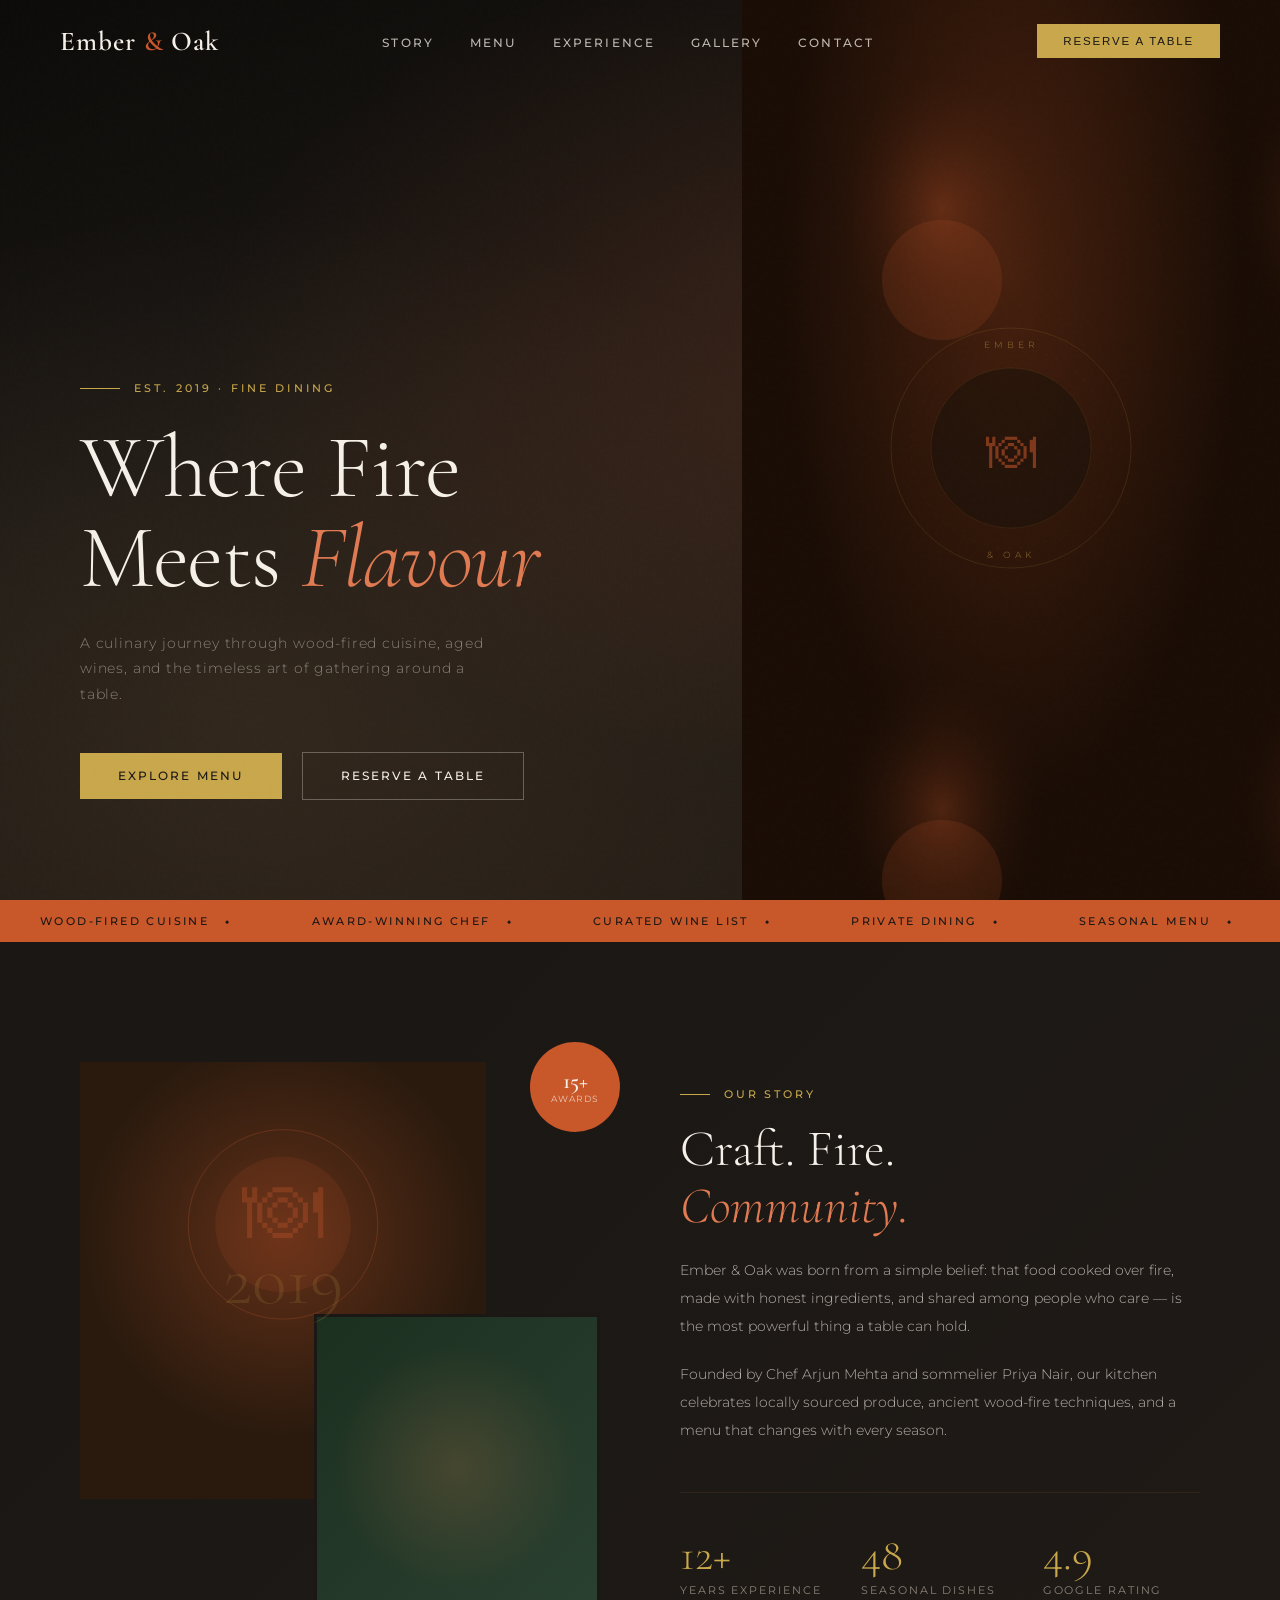
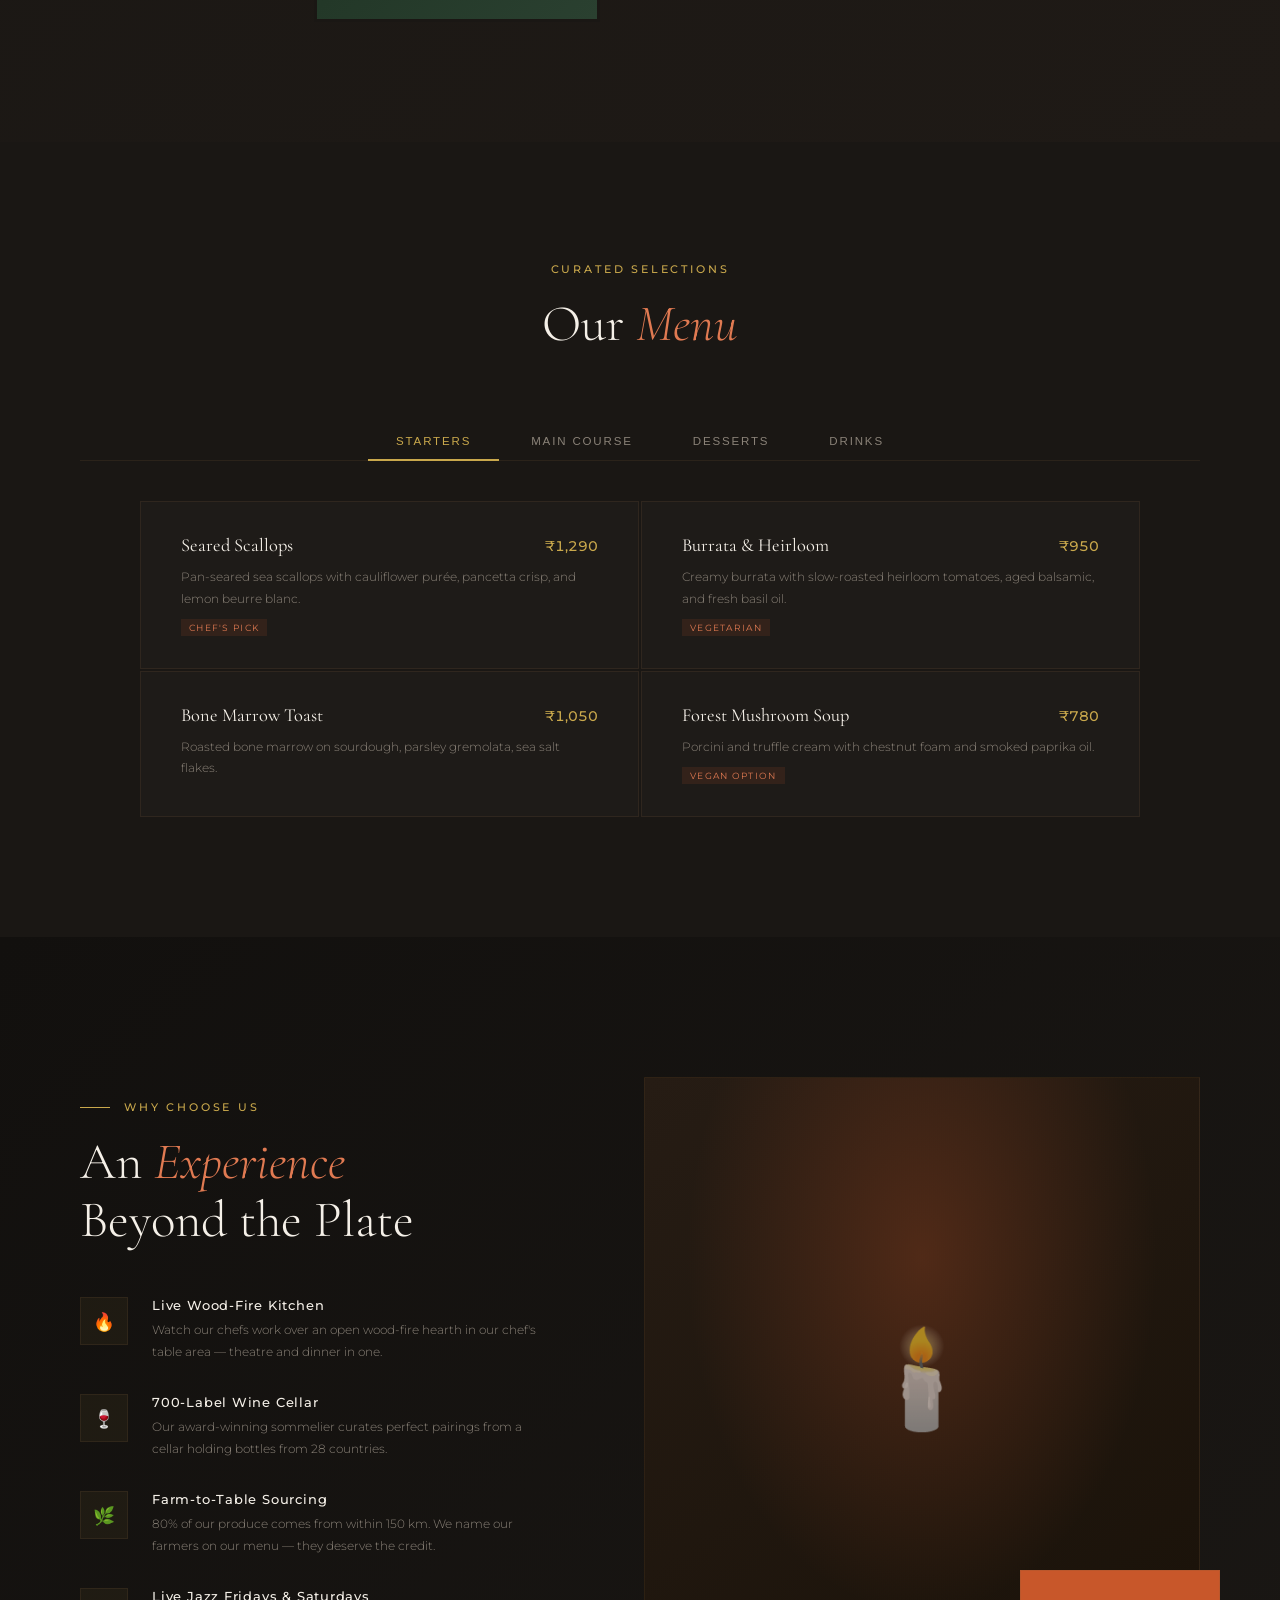
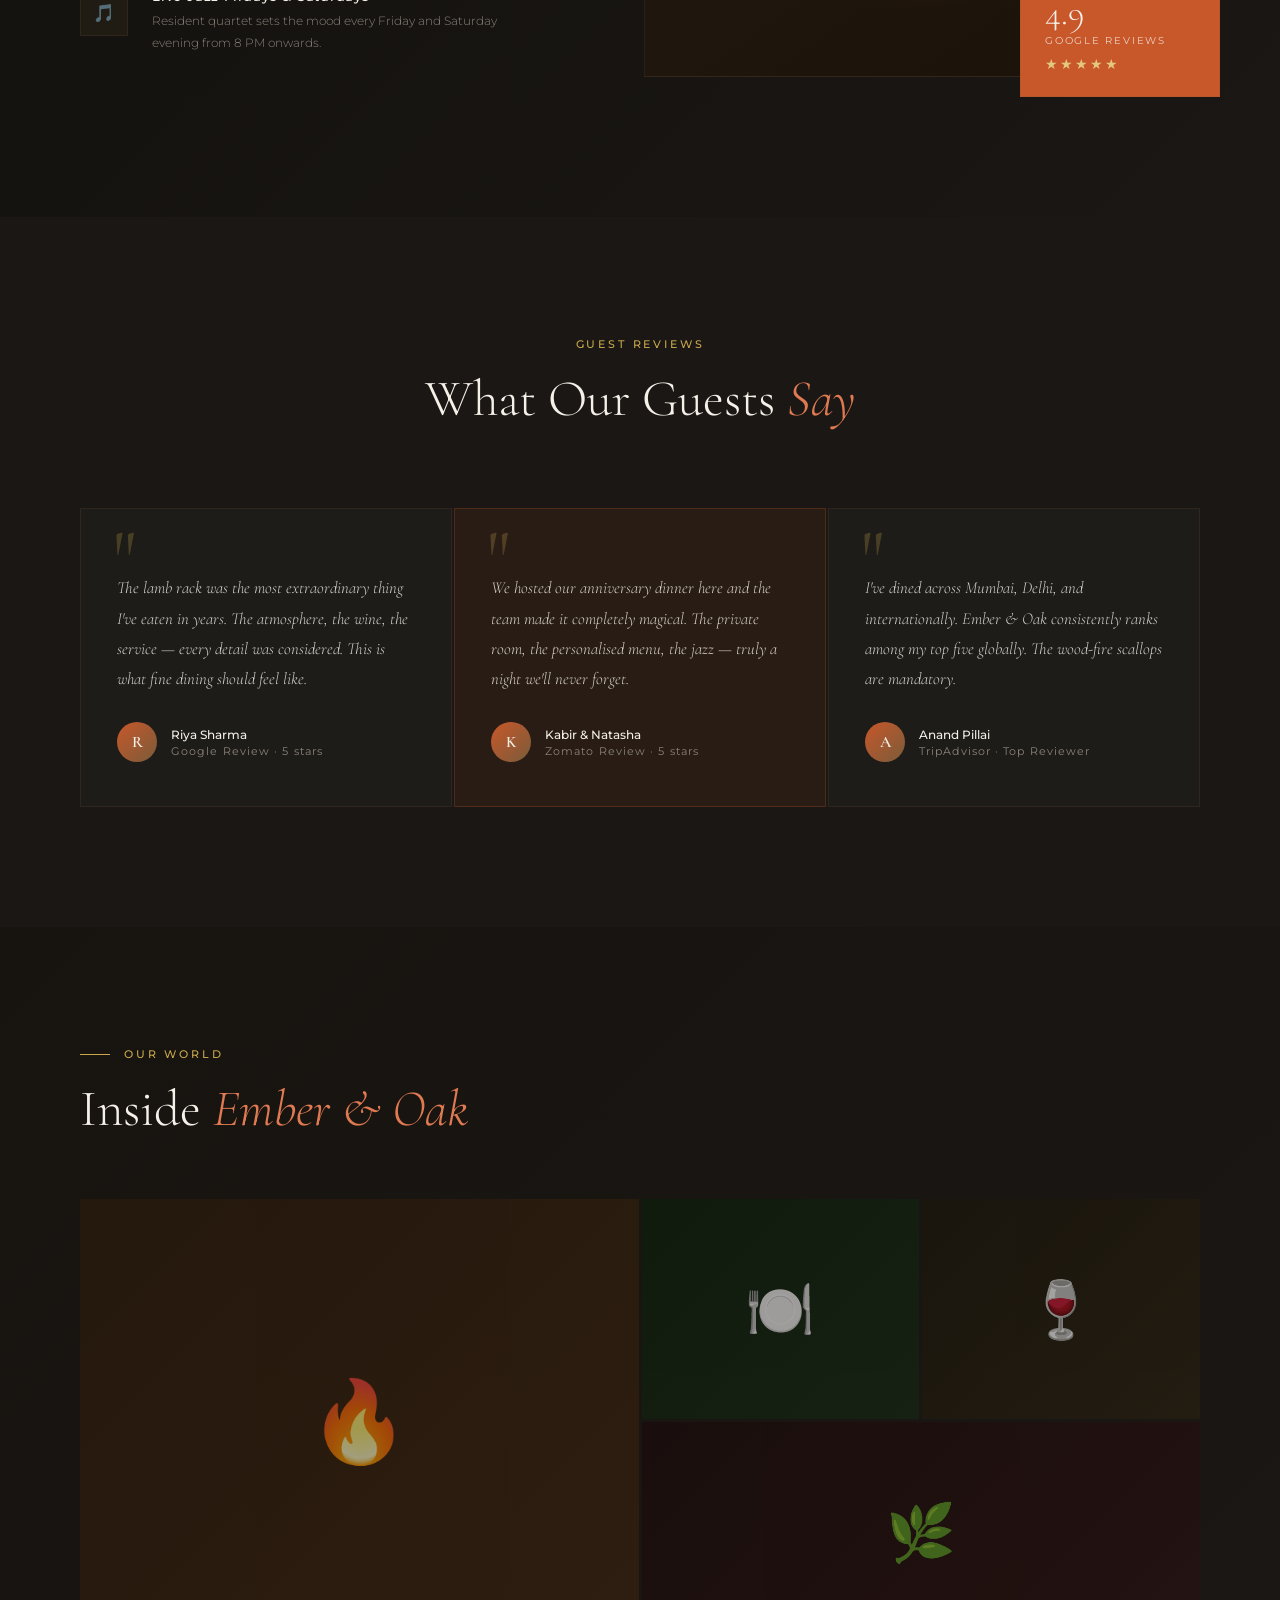
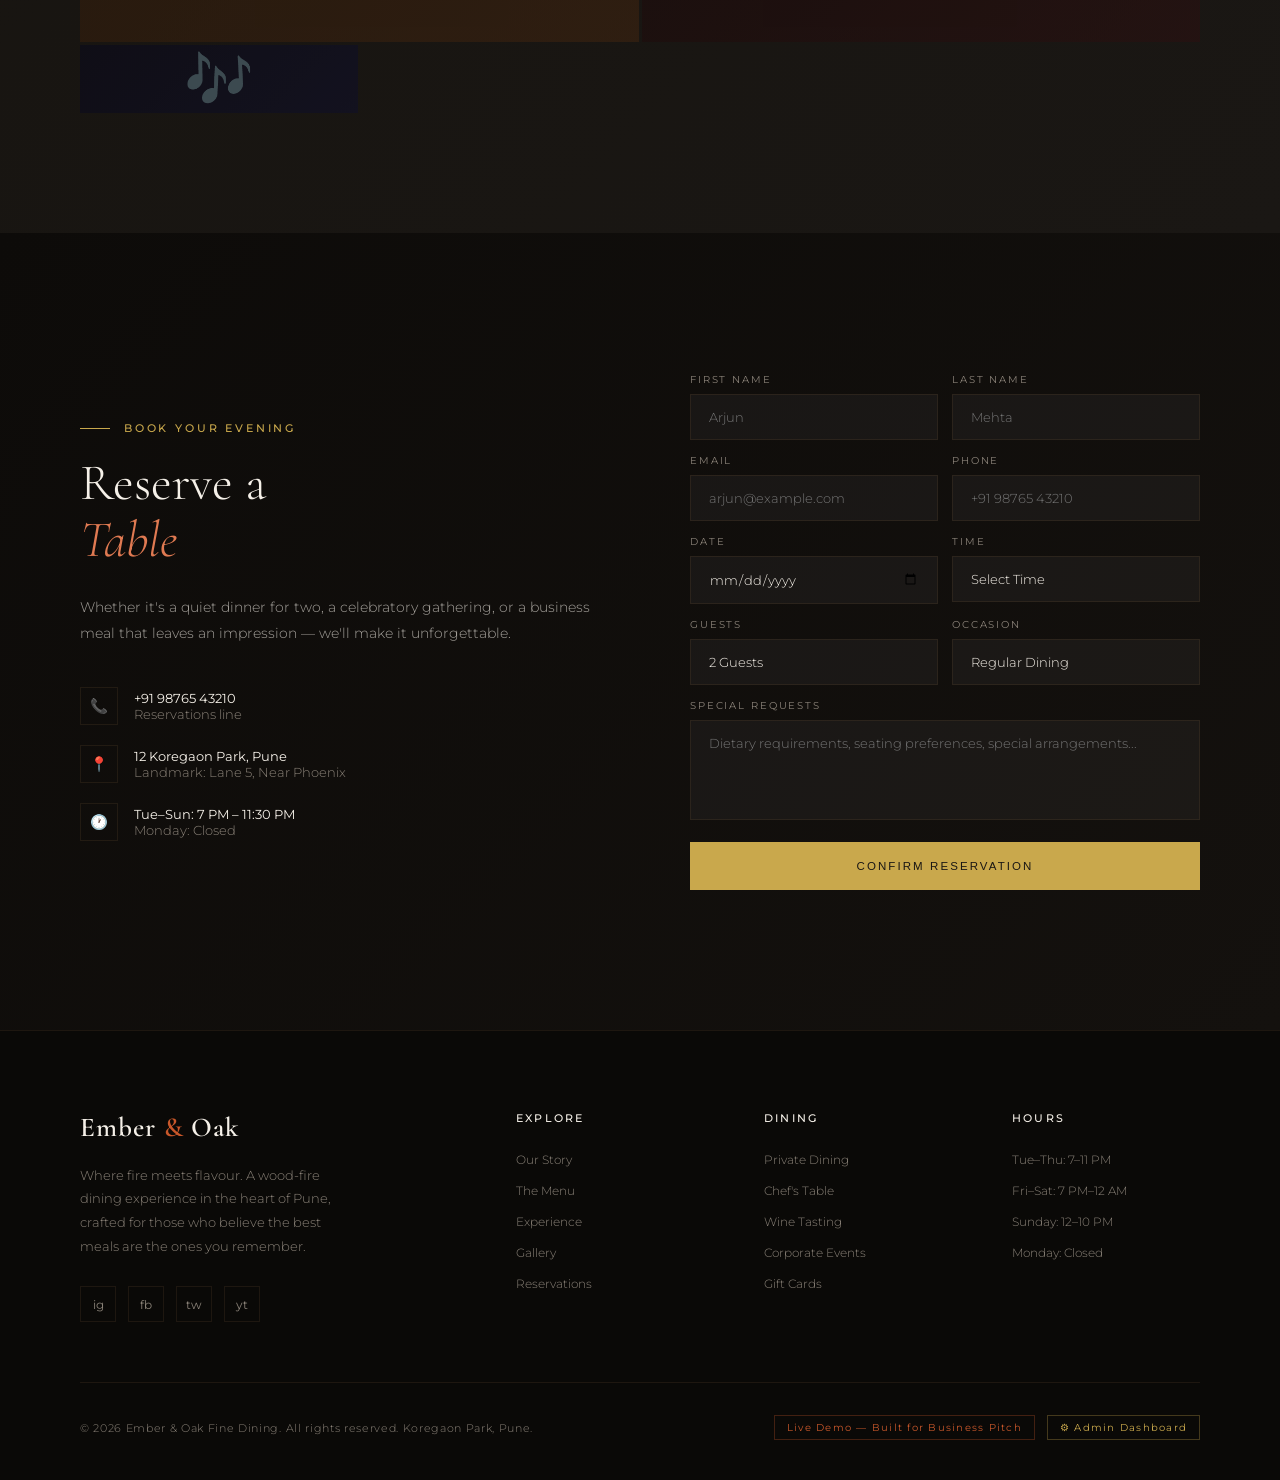
<file: MainFolder/index.html>
<!DOCTYPE html>
<html lang="en">
<head>
<meta charset="UTF-8">
<meta name="viewport" content="width=device-width, initial-scale=1.0">
<title>Ember & Oak — Fine Dining Restaurant</title>
<link rel="preconnect" href="https://fonts.googleapis.com">
<link href="https://fonts.googleapis.com/css2?family=Cormorant+Garamond:ital,wght@0,300;0,400;0,600;1,300;1,400&family=Montserrat:wght@300;400;500;600&display=swap" rel="stylesheet">
</head>
<link rel="stylesheet" href="style.css">
<body>


<!-- Navigation -->
<nav id="navbar">
  <a href="#" class="nav-logo">Ember <span>&</span> Oak</a>
  <ul class="nav-links">
    <li><a href="#about">Story</a></li>
    <li><a href="#menu">Menu</a></li>
    <li><a href="#experience">Experience</a></li>
    <li><a href="#gallery">Gallery</a></li>
    <li><a href="#reserve">Contact</a></li>
  </ul>
  <button class="nav-cta" onclick="document.getElementById('reserve').scrollIntoView({behavior:'smooth'})">Reserve a Table</button>
  <div class="hamburger" id="hamburger">
    <span></span><span></span><span></span>
  </div>
</nav>

<!-- Hero -->
<section class="hero" id="home">
  <div class="hero-bg"></div>
  <div class="particles" id="particles"></div>
  <div class="hero-content">
    <div class="hero-eyebrow">Est. 2019 · Fine Dining</div>
    <h1 class="hero-title">Where Fire<br>Meets <em>Flavour</em></h1>
    <p class="hero-subtitle">A culinary journey through wood-fired cuisine, aged wines, and the timeless art of gathering around a table.</p>
    <div class="hero-actions">
      <a href="#menu" class="btn-primary">Explore Menu</a>
      <a href="#reserve" class="btn-ghost">Reserve a Table</a>
    </div>
  </div>
  <div class="hero-image-panel">
    <div class="plate-illustration">
      <svg class="plate-svg" viewBox="0 0 260 260" xmlns="http://www.w3.org/2000/svg">
        <circle cx="130" cy="130" r="120" fill="none" stroke="rgba(201,168,76,0.15)" stroke-width="1"/>
        <circle cx="130" cy="130" r="100" fill="none" stroke="rgba(201,168,76,0.1)" stroke-width="0.5" stroke-dasharray="4 8"/>
        <circle cx="130" cy="130" r="80" fill="rgba(26,18,10,0.6)" stroke="rgba(201,168,76,0.2)" stroke-width="0.5"/>
        <text x="130" y="150" font-size="50" text-anchor="middle" fill="rgba(200,87,42,0.6)">🍽</text>
        <text x="130" y="30" font-size="9" font-family="Montserrat,sans-serif" fill="rgba(201,168,76,0.5)" text-anchor="middle" letter-spacing="4">EMBER</text>
        <text x="130" y="240" font-size="9" font-family="Montserrat,sans-serif" fill="rgba(201,168,76,0.5)" text-anchor="middle" letter-spacing="4">& OAK</text>
      </svg>
    </div>
  </div>
  <div class="hero-scroll">
    <div class="scroll-line"></div>
    <span>Scroll</span>
  </div>
</section>

<!-- Marquee -->
<div class="marquee-wrap">
  <div class="marquee-track">
    <span class="marquee-item">Wood-Fired Cuisine</span>
    <span class="marquee-item">Award-Winning Chef</span>
    <span class="marquee-item">Curated Wine List</span>
    <span class="marquee-item">Private Dining</span>
    <span class="marquee-item">Seasonal Menu</span>
    <span class="marquee-item">Open Tuesday–Sunday</span>
    <span class="marquee-item">Wood-Fired Cuisine</span>
    <span class="marquee-item">Award-Winning Chef</span>
    <span class="marquee-item">Curated Wine List</span>
    <span class="marquee-item">Private Dining</span>
    <span class="marquee-item">Seasonal Menu</span>
    <span class="marquee-item">Open Tuesday–Sunday</span>
  </div>
</div>

<!-- About -->
<section class="about" id="about">
  <div class="about-visual reveal">
    <div class="about-main-img">
      <div class="about-year">2019</div>
    </div>
    <div class="about-accent-img"></div>
    <div class="about-badge"><span>15+</span><span>Awards</span></div>
  </div>
  <div class="about-text">
    <div class="section-eyebrow reveal">Our Story</div>
    <h2 class="section-title reveal reveal-delay-1">Craft. Fire.<br><em>Community.</em></h2>
    <p class="reveal reveal-delay-2">Ember & Oak was born from a simple belief: that food cooked over fire, made with honest ingredients, and shared among people who care — is the most powerful thing a table can hold.</p>
    <p class="reveal reveal-delay-3">Founded by Chef Arjun Mehta and sommelier Priya Nair, our kitchen celebrates locally sourced produce, ancient wood-fire techniques, and a menu that changes with every season.</p>
    <div class="about-stats reveal">
      <div class="stat-item">
        <div class="stat-num">12+</div>
        <div class="stat-label">Years Experience</div>
      </div>
      <div class="stat-item">
        <div class="stat-num">48</div>
        <div class="stat-label">Seasonal Dishes</div>
      </div>
      <div class="stat-item">
        <div class="stat-num">4.9</div>
        <div class="stat-label">Google Rating</div>
      </div>
    </div>
  </div>
</section>

<!-- Menu -->
<section class="menu-section" id="menu">
  <div class="menu-header">
    <div class="section-eyebrow reveal">Curated Selections</div>
    <h2 class="section-title reveal reveal-delay-1">Our <em>Menu</em></h2>
  </div>
  <div class="menu-tabs reveal">
    <button class="menu-tab active" data-tab="starters">Starters</button>
    <button class="menu-tab" data-tab="mains">Main Course</button>
    <button class="menu-tab" data-tab="desserts">Desserts</button>
    <button class="menu-tab" data-tab="drinks">Drinks</button>
  </div>

  <div class="menu-grid">
    <!-- STARTERS -->
    <div class="menu-panel active" data-panel="starters">
      <div class="menu-item"><div class="menu-item-header"><span class="menu-item-name">Seared Scallops</span><span class="menu-item-price">₹1,290</span></div><p class="menu-item-desc">Pan-seared sea scallops with cauliflower purée, pancetta crisp, and lemon beurre blanc.</p><span class="menu-item-tag">Chef's Pick</span></div>
      <div class="menu-item"><div class="menu-item-header"><span class="menu-item-name">Burrata & Heirloom</span><span class="menu-item-price">₹950</span></div><p class="menu-item-desc">Creamy burrata with slow-roasted heirloom tomatoes, aged balsamic, and fresh basil oil.</p><span class="menu-item-tag">Vegetarian</span></div>
      <div class="menu-item"><div class="menu-item-header"><span class="menu-item-name">Bone Marrow Toast</span><span class="menu-item-price">₹1,050</span></div><p class="menu-item-desc">Roasted bone marrow on sourdough, parsley gremolata, sea salt flakes.</p></div>
      <div class="menu-item"><div class="menu-item-header"><span class="menu-item-name">Forest Mushroom Soup</span><span class="menu-item-price">₹780</span></div><p class="menu-item-desc">Porcini and truffle cream with chestnut foam and smoked paprika oil.</p><span class="menu-item-tag">Vegan Option</span></div>
    </div>
    <!-- MAINS -->
    <div class="menu-panel" data-panel="mains">
      <div class="menu-item"><div class="menu-item-header"><span class="menu-item-name">Wood-Fired Lamb Rack</span><span class="menu-item-price">₹2,850</span></div><p class="menu-item-desc">Herb-crusted New Zealand lamb rack, pommes dauphinoise, rosemary jus.</p><span class="menu-item-tag">Chef's Pick</span></div>
      <div class="menu-item"><div class="menu-item-header"><span class="menu-item-name">Dry-Aged Ribeye</span><span class="menu-item-price">₹3,200</span></div><p class="menu-item-desc">28-day dry-aged 300g ribeye, bone marrow butter, truffle fries, béarnaise.</p></div>
      <div class="menu-item"><div class="menu-item-header"><span class="menu-item-name">Pan-Roasted Halibut</span><span class="menu-item-price">₹2,100</span></div><p class="menu-item-desc">Halibut fillet, saffron risotto, charred leeks, caviar beurre blanc.</p></div>
      <div class="menu-item"><div class="menu-item-header"><span class="menu-item-name">Wild Mushroom Risotto</span><span class="menu-item-price">₹1,450</span></div><p class="menu-item-desc">Arborio rice, mixed wild mushrooms, aged Parmesan, truffle oil finish.</p><span class="menu-item-tag">Vegetarian</span></div>
    </div>
    <!-- DESSERTS -->
    <div class="menu-panel" data-panel="desserts">
      <div class="menu-item"><div class="menu-item-header"><span class="menu-item-name">Valrhona Chocolate Fondant</span><span class="menu-item-price">₹680</span></div><p class="menu-item-desc">Warm dark chocolate fondant, vanilla bean ice cream, hazelnut praline.</p><span class="menu-item-tag">Must Try</span></div>
      <div class="menu-item"><div class="menu-item-header"><span class="menu-item-name">Crème Brûlée</span><span class="menu-item-price">₹550</span></div><p class="menu-item-desc">Classic Madagascan vanilla custard, caramelised sugar crust, fresh berries.</p></div>
      <div class="menu-item"><div class="menu-item-header"><span class="menu-item-name">Tarte Tatin</span><span class="menu-item-price">₹620</span></div><p class="menu-item-desc">Caramelised apple tart with salted caramel sauce and clotted cream.</p></div>
      <div class="menu-item"><div class="menu-item-header"><span class="menu-item-name">Cheese Board</span><span class="menu-item-price">₹980</span></div><p class="menu-item-desc">Selection of 5 artisan cheeses, honeycomb, fig jam, walnut crackers.</p></div>
    </div>
    <!-- DRINKS -->
    <div class="menu-panel" data-panel="drinks">
      <div class="menu-item"><div class="menu-item-header"><span class="menu-item-name">Ember Old Fashioned</span><span class="menu-item-price">₹850</span></div><p class="menu-item-desc">Woodford Reserve, smoked maple syrup, Angostura, charred orange peel.</p><span class="menu-item-tag">Signature</span></div>
      <div class="menu-item"><div class="menu-item-header"><span class="menu-item-name">Truffle Martini</span><span class="menu-item-price">₹920</span></div><p class="menu-item-desc">Grey Goose vodka, truffle-infused dry vermouth, gold dust rim.</p></div>
      <div class="menu-item"><div class="menu-item-header"><span class="menu-item-name">Sommelier's Red</span><span class="menu-item-price">₹1,100</span></div><p class="menu-item-desc">Hand-picked Bordeaux selection, served at cellar temperature.</p></div>
      <div class="menu-item"><div class="menu-item-header"><span class="menu-item-name">Zero-Proof Garden</span><span class="menu-item-price">₹480</span></div><p class="menu-item-desc">Cucumber, elderflower, mint, and yuzu soda. Refreshingly sophisticated.</p><span class="menu-item-tag">Non-Alcoholic</span></div>
    </div>
  </div>
</section>

<!-- Experience -->
<section class="experience" id="experience">
  <div class="experience-inner">
    <div>
      <div class="section-eyebrow reveal">Why Choose Us</div>
      <h2 class="section-title reveal reveal-delay-1">An <em>Experience</em><br>Beyond the Plate</h2>
      <div class="exp-features">
        <div class="exp-feature reveal reveal-delay-1">
          <div class="exp-icon">🔥</div>
          <div>
            <div class="exp-feature-title">Live Wood-Fire Kitchen</div>
            <div class="exp-feature-desc">Watch our chefs work over an open wood-fire hearth in our chef's table area — theatre and dinner in one.</div>
          </div>
        </div>
        <div class="exp-feature reveal reveal-delay-2">
          <div class="exp-icon">🍷</div>
          <div>
            <div class="exp-feature-title">700-Label Wine Cellar</div>
            <div class="exp-feature-desc">Our award-winning sommelier curates perfect pairings from a cellar holding bottles from 28 countries.</div>
          </div>
        </div>
        <div class="exp-feature reveal reveal-delay-3">
          <div class="exp-icon">🌿</div>
          <div>
            <div class="exp-feature-title">Farm-to-Table Sourcing</div>
            <div class="exp-feature-desc">80% of our produce comes from within 150 km. We name our farmers on our menu — they deserve the credit.</div>
          </div>
        </div>
        <div class="exp-feature reveal">
          <div class="exp-icon">🎵</div>
          <div>
            <div class="exp-feature-title">Live Jazz Fridays & Saturdays</div>
            <div class="exp-feature-desc">Resident quartet sets the mood every Friday and Saturday evening from 8 PM onwards.</div>
          </div>
        </div>
      </div>
    </div>
    <div class="exp-visual reveal">
      <div class="exp-card exp-card-main">
        <div class="dining-illustration">🕯️</div>
      </div>
      <div class="exp-card exp-card-overlay">
        <div class="rating">4.9</div>
        <div class="rating-label">Google Reviews</div>
        <div class="stars">★★★★★</div>
      </div>
    </div>
  </div>
</section>

<!-- Testimonials -->
<section class="testimonials" id="testimonials">
  <div class="testimonials-header">
    <div class="section-eyebrow reveal">Guest Reviews</div>
    <h2 class="section-title reveal reveal-delay-1">What Our Guests <em>Say</em></h2>
  </div>
  <div class="testimonials-grid reveal">
    <div class="testimonial-card">
      <div class="quote-mark">"</div>
      <p class="testimonial-text">The lamb rack was the most extraordinary thing I've eaten in years. The atmosphere, the wine, the service — every detail was considered. This is what fine dining should feel like.</p>
      <div class="testimonial-author">
        <div class="author-avatar">R</div>
        <div>
          <div class="author-name">Riya Sharma</div>
          <div class="author-detail">Google Review · 5 stars</div>
        </div>
      </div>
    </div>
    <div class="testimonial-card featured">
      <div class="quote-mark">"</div>
      <p class="testimonial-text">We hosted our anniversary dinner here and the team made it completely magical. The private room, the personalised menu, the jazz — truly a night we'll never forget.</p>
      <div class="testimonial-author">
        <div class="author-avatar">K</div>
        <div>
          <div class="author-name">Kabir & Natasha</div>
          <div class="author-detail">Zomato Review · 5 stars</div>
        </div>
      </div>
    </div>
    <div class="testimonial-card">
      <div class="quote-mark">"</div>
      <p class="testimonial-text">I've dined across Mumbai, Delhi, and internationally. Ember & Oak consistently ranks among my top five globally. The wood-fire scallops are mandatory.</p>
      <div class="testimonial-author">
        <div class="author-avatar">A</div>
        <div>
          <div class="author-name">Anand Pillai</div>
          <div class="author-detail">TripAdvisor · Top Reviewer</div>
        </div>
      </div>
    </div>
  </div>
</section>

<!-- Gallery -->
<section class="gallery" id="gallery">
  <div class="gallery-header">
    <div class="section-eyebrow reveal">Our World</div>
    <h2 class="section-title reveal reveal-delay-1">Inside <em>Ember & Oak</em></h2>
  </div>
  <div class="gallery-grid reveal">
    <div class="gallery-item">
      <div class="gallery-inner">🔥</div>
      <div class="gallery-overlay"><span class="gallery-caption">The Hearth</span></div>
    </div>
    <div class="gallery-item">
      <div class="gallery-inner">🍽️</div>
      <div class="gallery-overlay"><span class="gallery-caption">Signature Plating</span></div>
    </div>
    <div class="gallery-item">
      <div class="gallery-inner">🍷</div>
      <div class="gallery-overlay"><span class="gallery-caption">Wine Cellar</span></div>
    </div>
    <div class="gallery-item">
      <div class="gallery-inner">🌿</div>
      <div class="gallery-overlay"><span class="gallery-caption">Garden Terrace</span></div>
    </div>
    <div class="gallery-item">
      <div class="gallery-inner">🎶</div>
      <div class="gallery-overlay"><span class="gallery-caption">Jazz Evenings</span></div>
    </div>
  </div>
</section>

<!-- Reservation -->
<section class="reservation" id="reserve">
  <div class="reservation-inner">
    <div class="reservation-info">
      <div class="section-eyebrow reveal">Book Your Evening</div>
      <h2 class="section-title reveal reveal-delay-1">Reserve a<br><em>Table</em></h2>
      <p class="reveal reveal-delay-2">Whether it's a quiet dinner for two, a celebratory gathering, or a business meal that leaves an impression — we'll make it unforgettable.</p>
      <div class="contact-items reveal">
        <div class="contact-item">
          <div class="contact-icon">📞</div>
          <div><strong>+91 98765 43210</strong><br>Reservations line</div>
        </div>
        <div class="contact-item">
          <div class="contact-icon">📍</div>
          <div><strong>12 Koregaon Park, Pune</strong><br>Landmark: Lane 5, Near Phoenix</div>
        </div>
        <div class="contact-item">
          <div class="contact-icon">🕐</div>
          <div><strong>Tue–Sun: 7 PM – 11:30 PM</strong><br>Monday: Closed</div>
        </div>
      </div>
    </div>
    <div class="reveal reveal-delay-1">
      <form class="reservation-form" onsubmit="handleFormSubmit(event)">
        <div class="form-row">
          <div class="form-group">
            <label>First Name</label>
            <input type="text" placeholder="Arjun">
          </div>
          <div class="form-group">
            <label>Last Name</label>
            <input type="text" placeholder="Mehta">
          </div>
        </div>
        <div class="form-row">
          <div class="form-group">
            <label>Email</label>
            <input type="email" placeholder="arjun@example.com">
          </div>
          <div class="form-group">
            <label>Phone</label>
            <input type="tel" placeholder="+91 98765 43210">
          </div>
        </div>
        <div class="form-row">
          <div class="form-group">
            <label>Date</label>
            <input type="date">
          </div>
          <div class="form-group">
            <label>Time</label>
            <select>
              <option value="">Select Time</option>
              <option>7:00 PM</option>
              <option>7:30 PM</option>
              <option>8:00 PM</option>
              <option>8:30 PM</option>
              <option>9:00 PM</option>
              <option>9:30 PM</option>
            </select>
          </div>
        </div>
        <div class="form-row">
          <div class="form-group">
            <label>Guests</label>
            <select>
              <option>2 Guests</option>
              <option>3 Guests</option>
              <option>4 Guests</option>
              <option>5 Guests</option>
              <option>6+ Guests</option>
            </select>
          </div>
          <div class="form-group">
            <label>Occasion</label>
            <select>
              <option>Regular Dining</option>
              <option>Anniversary</option>
              <option>Birthday</option>
              <option>Business Dinner</option>
              <option>Proposal</option>
            </select>
          </div>
        </div>
        <div class="form-group">
          <label>Special Requests</label>
          <textarea placeholder="Dietary requirements, seating preferences, special arrangements..."></textarea>
        </div>
        <button type="submit" class="form-submit">Confirm Reservation</button>
      </form>
    </div>
  </div>
</section>

<!-- Footer -->
<footer>
  <div class="footer-main">
    <div class="footer-brand">
      <a href="#" class="nav-logo">Ember <span style="color:var(--ember)">&</span> Oak</a>
      <p>Where fire meets flavour. A wood-fire dining experience in the heart of Pune, crafted for those who believe the best meals are the ones you remember.</p>
      <div class="footer-social">
        <a href="#" class="social-link">ig</a>
        <a href="#" class="social-link">fb</a>
        <a href="#" class="social-link">tw</a>
        <a href="#" class="social-link">yt</a>
      </div>
    </div>
    <div class="footer-col">
      <h4>Explore</h4>
      <ul>
        <li><a href="#about">Our Story</a></li>
        <li><a href="#menu">The Menu</a></li>
        <li><a href="#experience">Experience</a></li>
        <li><a href="#gallery">Gallery</a></li>
        <li><a href="#reserve">Reservations</a></li>
      </ul>
    </div>
    <div class="footer-col">
      <h4>Dining</h4>
      <ul>
        <li><a href="#">Private Dining</a></li>
        <li><a href="#">Chef's Table</a></li>
        <li><a href="#">Wine Tasting</a></li>
        <li><a href="#">Corporate Events</a></li>
        <li><a href="#">Gift Cards</a></li>
      </ul>
    </div>
    <div class="footer-col">
      <h4>Hours</h4>
      <ul>
        <li><a href="#">Tue–Thu: 7–11 PM</a></li>
        <li><a href="#">Fri–Sat: 7 PM–12 AM</a></li>
        <li><a href="#">Sunday: 12–10 PM</a></li>
        <li><a href="#">Monday: Closed</a></li>
      </ul>
    </div>
  </div>
  <div class="footer-bottom">
    <p>© 2026 Ember & Oak Fine Dining. All rights reserved. Koregaon Park, Pune.</p>
    <div style="display:flex;gap:12px;align-items:center;">
      <div class="pitch-tag">Live Demo — Built for Business Pitch</div>
      <a href="admin.html" style="font-size:0.65rem;letter-spacing:0.12em;color:var(--gold);border:1px solid rgba(201,168,76,0.3);padding:5px 12px;text-decoration:none;">⚙ Admin Dashboard</a>
    </div>
  </div>
</footer>

<!-- Success Toast -->
<div id="toast" style="
  position:fixed; bottom:40px; right:40px; z-index:9999;
  background:var(--gold); color:var(--charcoal);
  padding:18px 30px; font-size:0.8rem; font-weight:500;
  letter-spacing:0.12em; text-transform:uppercase;
  transform:translateY(100px); opacity:0;
  transition:all 0.4s cubic-bezier(.25,.46,.45,.94);
  pointer-events:none;
">✓ Reservation Request Sent</div>

<script src = "script.js"></script>

</body>
</html>
</file>
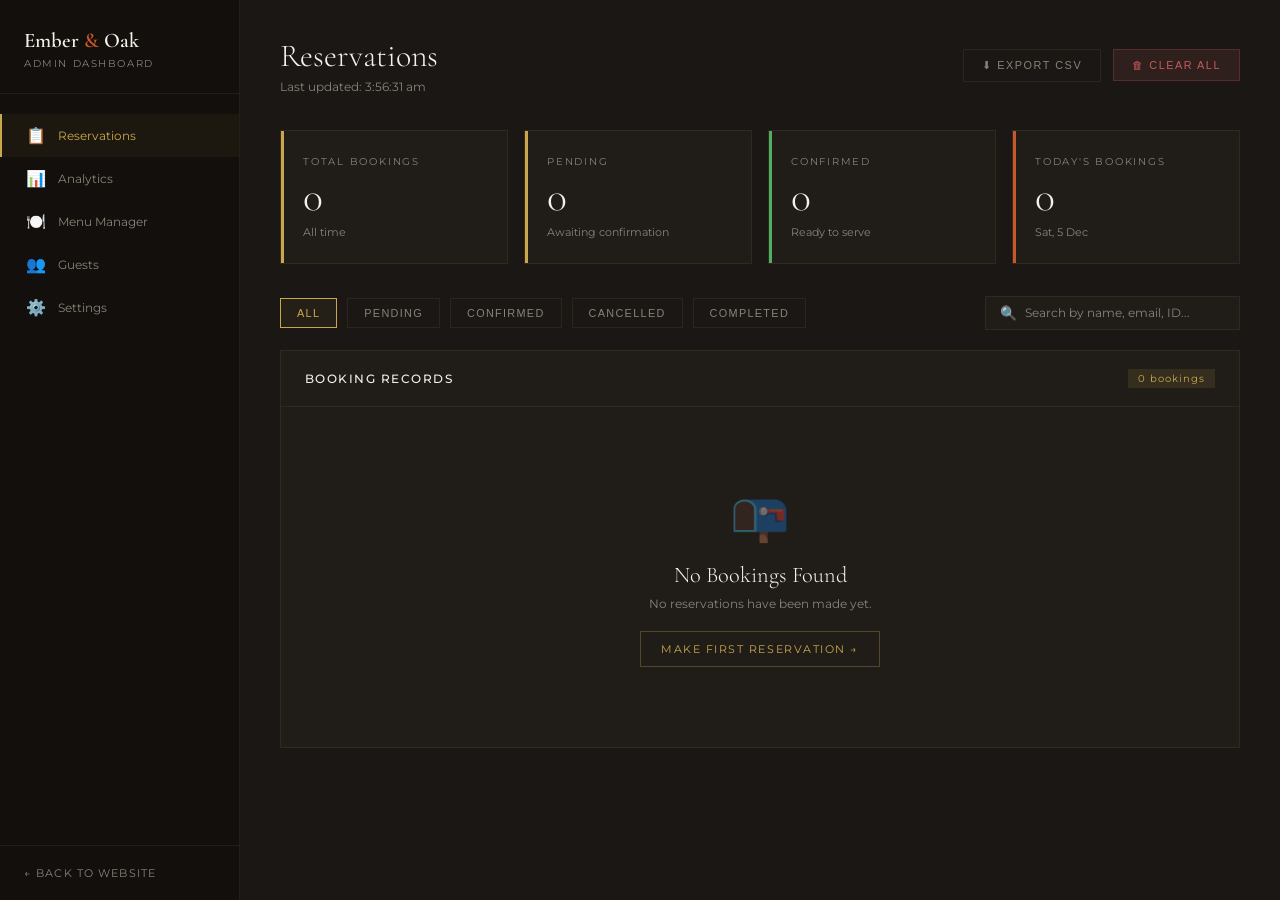
<file: MainFolder/admin.html>
<!DOCTYPE html>
<html lang="en">
<head>
<meta charset="UTF-8">
<meta name="viewport" content="width=device-width, initial-scale=1.0">
<title>Admin Dashboard — Ember & Oak</title>
<link href="https://fonts.googleapis.com/css2?family=Cormorant+Garamond:ital,wght@0,300;0,400;0,600;1,300;1,400&family=Montserrat:wght@300;400;500;600&display=swap" rel="stylesheet">
<link rel="stylesheet" href="admin.css">
</head>
<body>

<div class="layout">
  <!-- Sidebar -->
  <aside class="sidebar">
    <div class="sidebar-logo">
      <a href="index.html">Ember <span>&</span> Oak</a>
      <p>Admin Dashboard</p>
    </div>
    <nav class="sidebar-nav">
      <a class="nav-item active" href="#"><span class="nav-icon">📋</span> Reservations</a>
      <a class="nav-item" href="#" onclick="showToast('Coming soon!','warning');return false;"><span class="nav-icon">📊</span> Analytics</a>
      <a class="nav-item" href="#" onclick="showToast('Coming soon!','warning');return false;"><span class="nav-icon">🍽️</span> Menu Manager</a>
      <a class="nav-item" href="#" onclick="showToast('Coming soon!','warning');return false;"><span class="nav-icon">👥</span> Guests</a>
      <a class="nav-item" href="#" onclick="showToast('Coming soon!','warning');return false;"><span class="nav-icon">⚙️</span> Settings</a>
    </nav>
    <div class="sidebar-footer">
      <a href="index.html" class="back-link">← Back to Website</a>
    </div>
  </aside>

  <!-- Main Content -->
  <main class="main">
    <!-- Topbar -->
    <div class="topbar">
      <div class="topbar-title">
        <h1>Reservations</h1>
        <p id="last-updated">Loading bookings...</p>
      </div>
      <div class="topbar-actions">
        <button class="btn-sm btn-outline" onclick="exportCSV()">⬇ Export CSV</button>
        <button class="btn-sm btn-danger" onclick="clearAllBookings()">🗑 Clear All</button>
      </div>
    </div>

    <!-- Stats -->
    <div class="stats-grid">
      <div class="stat-card total">
        <div class="stat-label">Total Bookings</div>
        <div class="stat-value" id="stat-total">0</div>
        <div class="stat-sub">All time</div>
      </div>
      <div class="stat-card pending">
        <div class="stat-label">Pending</div>
        <div class="stat-value" id="stat-pending">0</div>
        <div class="stat-sub">Awaiting confirmation</div>
      </div>
      <div class="stat-card confirmed">
        <div class="stat-label">Confirmed</div>
        <div class="stat-value" id="stat-confirmed">0</div>
        <div class="stat-sub">Ready to serve</div>
      </div>
      <div class="stat-card today">
        <div class="stat-label">Today's Bookings</div>
        <div class="stat-value" id="stat-today">0</div>
        <div class="stat-sub" id="today-date">—</div>
      </div>
    </div>

    <!-- Filter Bar -->
    <div class="filter-bar">
      <button class="filter-btn active" data-filter="all">All</button>
      <button class="filter-btn" data-filter="Pending">Pending</button>
      <button class="filter-btn" data-filter="Confirmed">Confirmed</button>
      <button class="filter-btn" data-filter="Cancelled">Cancelled</button>
      <button class="filter-btn" data-filter="Completed">Completed</button>
      <div class="search-box">
        <span class="search-icon">🔍</span>
        <input type="text" id="search-input" placeholder="Search by name, email, ID..." oninput="renderTable()">
      </div>
    </div>

    <!-- Table -->
    <div class="table-wrap">
      <div class="table-header">
        <h3>Booking Records</h3>
        <span class="count-badge" id="visible-count">0 bookings</span>
      </div>
      <div id="table-container"></div>
    </div>

    <!-- Back link for mobile -->
    <div style="margin-top:24px;display:none" id="mobile-back">
      <a href="index.html" style="font-size:0.75rem;color:var(--muted);text-decoration:none;">← Back to Website</a>
    </div>
  </main>
</div>

<!-- Detail Modal -->
<div class="modal-overlay" id="modal-overlay" onclick="closeModal(event)">
  <div class="modal" id="modal">
    <div class="modal-head">
      <h3 id="modal-title">Booking Details</h3>
      <button class="modal-close" onclick="closeModalDirect()">✕</button>
    </div>
    <div class="modal-body" id="modal-body"></div>
    <div class="modal-actions" id="modal-actions"></div>
  </div>
</div>

<!-- Toast -->
<div class="admin-toast" id="admin-toast"></div>

<script src="admin.js"></script>
</body>
</html>
</file>
<file: MainFolder/style.css>
*, *::before, *::after { margin: 0; padding: 0; box-sizing: border-box; }

  :root {
    --cream: #F5F0E8;
    --warm-white: #FDFAF5;
    --charcoal: #1A1714;
    --ember: #C8572A;
    --ember-light: #E07A52;
    --oak: #7A5C3A;
    --oak-light: #A07850;
    --gold: #C9A84C;
    --gold-light: #E2C97E;
    --muted: #8A8278;
    --border: rgba(122,92,58,0.18);
  }

  html { scroll-behavior: smooth; }

  body {
    font-family: 'Montserrat', sans-serif;
    background: var(--charcoal);
    color: var(--cream);
    overflow-x: hidden;
    cursor: default;
  }


  /* Noise texture overlay */
  body::before {
    content: '';
    position: fixed; inset: 0;
    background-image: url("data:image/svg+xml,%3Csvg viewBox='0 0 256 256' xmlns='http://www.w3.org/2000/svg'%3E%3Cfilter id='noise'%3E%3CfeTurbulence type='fractalNoise' baseFrequency='0.9' numOctaves='4' stitchTiles='stitch'/%3E%3C/filter%3E%3Crect width='100%25' height='100%25' filter='url(%23noise)' opacity='0.04'/%3E%3C/svg%3E");
    pointer-events: none; z-index: 1000; opacity: 0.35;
  }

  /* ─── NAV ─── */
  nav {
    position: fixed; top: 0; left: 0; right: 0; z-index: 900;
    display: flex; align-items: center; justify-content: space-between;
    padding: 24px 60px;
    transition: background 0.4s, padding 0.4s, backdrop-filter 0.4s;
  }
  nav.scrolled {
    background: rgba(26,23,20,0.92);
    backdrop-filter: blur(14px);
    padding: 16px 60px;
    border-bottom: 1px solid var(--border);
  }
  .nav-logo {
    font-family: 'Cormorant Garamond', serif;
    font-size: 1.7rem; font-weight: 600;
    letter-spacing: 0.04em; color: var(--cream);
    text-decoration: none;
  }
  .nav-logo span { color: var(--ember); }
  .nav-links { display: flex; gap: 36px; list-style: none; }
  .nav-links a {
    font-size: 0.72rem; font-weight: 500; letter-spacing: 0.18em;
    text-transform: uppercase; color: var(--cream);
    text-decoration: none; opacity: 0.75;
    transition: opacity 0.2s, color 0.2s;
    position: relative;
  }
  .nav-links a::after {
    content: ''; position: absolute; bottom: -4px; left: 0;
    width: 0; height: 1px; background: var(--gold);
    transition: width 0.3s ease;
  }
  .nav-links a:hover { opacity: 1; color: var(--gold-light); }
  .nav-links a:hover::after { width: 100%; }
  .nav-cta {
    font-size: 0.72rem; font-weight: 500; letter-spacing: 0.16em;
    text-transform: uppercase; color: var(--charcoal);
    background: var(--gold); border: none; padding: 11px 26px;
    cursor: pointer; transition: background 0.2s, transform 0.2s;
  }
  .nav-cta:hover { background: var(--gold-light); transform: translateY(-1px); }
  .hamburger { display: none; flex-direction: column; gap: 5px; cursor: pointer; }
  .hamburger span { width: 24px; height: 1.5px; background: var(--cream); display: block; transition: all 0.3s; }

  /* ─── HERO ─── */
  .hero {
    height: 100vh; min-height: 700px;
    position: relative; display: flex; align-items: flex-end;
    overflow: hidden;
  }
  .hero-bg {
    position: absolute; inset: 0;
    background:
      radial-gradient(ellipse at 70% 40%, rgba(200,87,42,0.18) 0%, transparent 55%),
      radial-gradient(ellipse at 20% 80%, rgba(122,92,58,0.22) 0%, transparent 50%),
      linear-gradient(160deg, #0D0B09 0%, #1A1714 40%, #241C16 100%);
  }
  /* Animated ember particles */
  .particles { position: absolute; inset: 0; overflow: hidden; }
  .particle {
    position: absolute; width: 3px; height: 3px;
    background: var(--ember); border-radius: 50%;
    animation: float-particle linear infinite;
    opacity: 0;
  }
  @keyframes float-particle {
    0% { transform: translateY(100vh) scale(0); opacity: 0; }
    10% { opacity: 0.8; }
    90% { opacity: 0.3; }
    100% { transform: translateY(-10vh) scale(1.5); opacity: 0; }
  }
  .hero-content {
    position: relative; z-index: 10;
    padding: 0 80px 100px;
    max-width: 700px;
  }
  .hero-eyebrow {
    font-size: 0.7rem; font-weight: 500; letter-spacing: 0.28em;
    text-transform: uppercase; color: var(--gold);
    display: flex; align-items: center; gap: 14px; margin-bottom: 28px;
    opacity: 0; transform: translateY(20px);
    animation: reveal 0.8s ease forwards 0.3s;
  }
  .hero-eyebrow::before {
    content: ''; display: block; width: 40px; height: 1px; background: var(--gold);
  }
  .hero-title {
    font-family: 'Cormorant Garamond', serif;
    font-size: clamp(3.5rem, 7vw, 6.5rem);
    font-weight: 300; line-height: 1.0;
    letter-spacing: -0.01em; color: var(--cream);
    opacity: 0; transform: translateY(30px);
    animation: reveal 1s ease forwards 0.5s;
  }
  .hero-title em { font-style: italic; color: var(--ember-light); }
  .hero-subtitle {
    font-size: 0.85rem; font-weight: 300; letter-spacing: 0.06em;
    color: var(--muted); line-height: 1.9; margin: 28px 0 44px;
    max-width: 420px;
    opacity: 0; transform: translateY(20px);
    animation: reveal 0.8s ease forwards 0.8s;
  }
  .hero-actions {
    display: flex; gap: 20px; align-items: center;
    opacity: 0; transform: translateY(20px);
    animation: reveal 0.8s ease forwards 1s;
  }
  .btn-primary {
    font-size: 0.72rem; font-weight: 500; letter-spacing: 0.18em;
    text-transform: uppercase; color: var(--charcoal);
    background: var(--gold); padding: 16px 38px;
    text-decoration: none; display: inline-block;
    transition: background 0.25s, transform 0.25s, box-shadow 0.25s;
  }
  .btn-primary:hover {
    background: var(--gold-light); transform: translateY(-2px);
    box-shadow: 0 12px 30px rgba(201,168,76,0.25);
  }
  .btn-ghost {
    font-size: 0.72rem; font-weight: 500; letter-spacing: 0.18em;
    text-transform: uppercase; color: var(--cream);
    border: 1px solid rgba(245,240,232,0.3); padding: 16px 38px;
    text-decoration: none; display: inline-block;
    transition: border-color 0.25s, color 0.25s;
  }
  .btn-ghost:hover { border-color: var(--cream); color: var(--cream); }
  .hero-scroll {
    position: absolute; bottom: 40px; right: 80px;
    display: flex; flex-direction: column; align-items: center; gap: 10px;
    opacity: 0; animation: reveal 0.8s ease forwards 1.3s;
  }
  .hero-scroll span {
    font-size: 0.62rem; letter-spacing: 0.2em; text-transform: uppercase;
    color: var(--muted); writing-mode: vertical-rl;
  }
  .scroll-line {
    width: 1px; height: 60px;
    background: linear-gradient(to bottom, var(--muted), transparent);
    animation: scroll-pulse 2s ease-in-out infinite;
  }
  @keyframes scroll-pulse {
    0%, 100% { transform: scaleY(1); opacity: 0.5; }
    50% { transform: scaleY(0.6); opacity: 1; }
  }
  .hero-image-panel {
    position: absolute; right: 0; top: 0; bottom: 0;
    width: 42%; z-index: 5;
    background:
      linear-gradient(to right, var(--charcoal) 0%, transparent 30%),
      linear-gradient(160deg, #3D2010 0%, #1A0D05 50%, #0A0804 100%);
    overflow: hidden;
  }
  .hero-image-panel::after {
    content: '';
    position: absolute; inset: 0;
    background:
      radial-gradient(ellipse at 50% 30%, rgba(200,87,42,0.25) 0%, transparent 60%),
      url("data:image/svg+xml,%3Csvg xmlns='http://www.w3.org/2000/svg' width='400' height='600' viewBox='0 0 400 600'%3E%3Cdefs%3E%3CradialGradient id='g1' cx='50%25' cy='40%25' r='50%25'%3E%3Cstop offset='0%25' stop-color='%23C8572A' stop-opacity='0.3'/%3E%3Cstop offset='100%25' stop-color='transparent'/%3E%3C/radialGradient%3E%3C/defs%3E%3Crect width='400' height='600' fill='%231A0D05'/%3E%3Cellipse cx='200' cy='240' rx='120' ry='160' fill='url(%23g1)'/%3E%3Ccircle cx='200' cy='280' r='60' fill='%23C8572A' opacity='0.15'/%3E%3C/svg%3E");
  }
  /* Decorative plate illustration */
  .plate-illustration {
    position: absolute; top: 50%; left: 50%;
    transform: translate(-50%, -50%);
    z-index: 10; text-align: center;
  }
  .plate-svg { width: 260px; height: 260px; opacity: 0.9; animation: plate-rotate 20s linear infinite; }
  @keyframes plate-rotate { from { transform: rotate(0deg); } to { transform: rotate(360deg); } }
  @keyframes reveal {
    to { opacity: 1; transform: translateY(0); }
  }

  /* ─── MARQUEE ─── */
  .marquee-wrap {
    background: var(--ember); overflow: hidden;
    padding: 14px 0; position: relative; z-index: 10;
  }
  .marquee-track {
    display: flex; gap: 0;
    animation: marquee 18s linear infinite;
    white-space: nowrap;
  }
  .marquee-item {
    font-size: 0.68rem; font-weight: 500; letter-spacing: 0.22em;
    text-transform: uppercase; color: var(--charcoal);
    padding: 0 40px; display: flex; align-items: center; gap: 16px;
  }
  .marquee-item::after { content: '◆'; font-size: 0.45rem; }
  @keyframes marquee { from { transform: translateX(0); } to { transform: translateX(-50%); } }

  /* ─── SECTION BASE ─── */
  section { position: relative; z-index: 10; }
  .section-eyebrow {
    font-size: 0.68rem; font-weight: 500; letter-spacing: 0.26em;
    text-transform: uppercase; color: var(--gold);
    display: flex; align-items: center; gap: 14px; margin-bottom: 20px;
  }
  .section-eyebrow::before {
    content: ''; display: block; width: 30px; height: 1px; background: var(--gold);
  }
  .section-title {
    font-family: 'Cormorant Garamond', serif;
    font-size: clamp(2.2rem, 4vw, 3.8rem);
    font-weight: 300; line-height: 1.12; color: var(--cream);
  }
  .section-title em { font-style: italic; color: var(--ember-light); }

  /* ─── ABOUT ─── */
  .about {
    padding: 120px 80px;
    display: grid; grid-template-columns: 1fr 1fr; gap: 80px; align-items: center;
    background: linear-gradient(135deg, #1A1714 0%, #1F1A16 100%);
  }
  .about-visual {
    position: relative; height: 560px;
  }
  .about-main-img {
    position: absolute; top: 0; left: 0;
    width: 78%; height: 78%;
    background: linear-gradient(135deg, #2A1A0E 0%, #3D2815 100%);
    overflow: hidden;
  }
  .about-main-img::before {
    content: '';
    position: absolute; inset: 0;
    background:
      radial-gradient(circle at 50% 40%, rgba(200,87,42,0.35) 0%, transparent 60%),
      url("data:image/svg+xml,%3Csvg xmlns='http://www.w3.org/2000/svg' viewBox='0 0 300 300'%3E%3Crect width='300' height='300' fill='%232A1A0E'/%3E%3Ccircle cx='150' cy='120' r='70' fill='none' stroke='%23C8572A' stroke-width='0.5' opacity='0.4'/%3E%3Ccircle cx='150' cy='120' r='50' fill='%23C8572A' opacity='0.12'/%3E%3Ctext x='150' y='130' font-size='60' text-anchor='middle' fill='%23C8572A' opacity='0.3'%3E🍽%3C/text%3E%3C/svg%3E");
  }
  .about-accent-img {
    position: absolute; bottom: 0; right: 0;
    width: 55%; height: 55%;
    background: linear-gradient(135deg, #1C3020 0%, #2A4030 100%);
    border: 3px solid var(--charcoal);
  }
  .about-accent-img::before {
    content: '';
    position: absolute; inset: 0;
    background:
      radial-gradient(circle at 50% 50%, rgba(122,92,58,0.4) 0%, transparent 60%);
  }
  .about-year {
    position: absolute; top: 50%; left: 50%; transform: translate(-50%,-50%);
    font-family: 'Cormorant Garamond', serif;
    font-size: 4.5rem; font-weight: 300; color: var(--gold);
    opacity: 0.15; pointer-events: none; z-index: 5;
    line-height: 1;
  }
  .about-badge {
    position: absolute; top: -20px; right: -20px;
    width: 90px; height: 90px; background: var(--ember);
    border-radius: 50%; display: flex; align-items: center;
    justify-content: center; flex-direction: column; z-index: 20;
  }
  .about-badge span:first-child {
    font-family: 'Cormorant Garamond', serif;
    font-size: 1.4rem; font-weight: 600; color: var(--cream); line-height: 1;
  }
  .about-badge span:last-child {
    font-size: 0.55rem; letter-spacing: 0.12em; text-transform: uppercase;
    color: rgba(245,240,232,0.75);
  }
  .about-text { padding: 20px 0; }
  .about-text p {
    font-size: 0.9rem; font-weight: 300; line-height: 1.95;
    color: rgba(245,240,232,0.7); margin: 20px 0;
  }
  .about-stats {
    display: grid; grid-template-columns: repeat(3,1fr);
    gap: 24px; margin-top: 48px; padding-top: 40px;
    border-top: 1px solid var(--border);
  }
  .stat-item {}
  .stat-num {
    font-family: 'Cormorant Garamond', serif;
    font-size: 2.8rem; font-weight: 300; color: var(--gold); line-height: 1;
  }
  .stat-label {
    font-size: 0.66rem; letter-spacing: 0.18em; text-transform: uppercase;
    color: var(--muted); margin-top: 6px;
  }

  /* ─── MENU ─── */
  .menu-section {
    padding: 120px 80px;
    background: var(--charcoal);
  }
  .menu-header { text-align: center; margin-bottom: 70px; }
  .menu-header .section-eyebrow { justify-content: center; }
  .menu-header .section-eyebrow::before { display: none; }
  .menu-tabs {
    display: flex; justify-content: center; gap: 4px;
    margin: 40px 0; border-bottom: 1px solid var(--border);
    padding-bottom: 0;
  }
  .menu-tab {
    font-size: 0.72rem; font-weight: 500; letter-spacing: 0.16em;
    text-transform: uppercase; color: var(--muted);
    padding: 12px 28px; cursor: pointer; background: none; border: none;
    border-bottom: 2px solid transparent; margin-bottom: -1px;
    transition: color 0.2s, border-color 0.2s;
  }
  .menu-tab.active, .menu-tab:hover { color: var(--gold); border-bottom-color: var(--gold); }
  .menu-grid {
    display: grid; grid-template-columns: repeat(2,1fr); gap: 2px;
    max-width: 1000px; margin: 0 auto;
  }
  .menu-panel { display: none; }
  .menu-panel.active { display: contents; }
  .menu-item {
    padding: 32px 40px; border: 1px solid var(--border);
    background: rgba(255,255,255,0.015);
    transition: background 0.25s, border-color 0.25s;
    position: relative; overflow: hidden;
  }
  .menu-item::before {
    content: ''; position: absolute; top: 0; left: 0;
    width: 3px; height: 0; background: var(--ember);
    transition: height 0.3s ease;
  }
  .menu-item:hover { background: rgba(200,87,42,0.05); border-color: rgba(200,87,42,0.2); }
  .menu-item:hover::before { height: 100%; }
  .menu-item-header {
    display: flex; justify-content: space-between; align-items: baseline;
    margin-bottom: 10px;
  }
  .menu-item-name {
    font-family: 'Cormorant Garamond', serif;
    font-size: 1.15rem; font-weight: 400; color: var(--cream);
  }
  .menu-item-price {
    font-size: 0.85rem; font-weight: 500; color: var(--gold);
    font-feature-settings: 'tnum';
  }
  .menu-item-desc {
    font-size: 0.78rem; font-weight: 300; color: var(--muted);
    line-height: 1.7;
  }
  .menu-item-tag {
    display: inline-block; font-size: 0.58rem; letter-spacing: 0.14em;
    text-transform: uppercase; padding: 3px 8px;
    background: rgba(200,87,42,0.12); color: var(--ember-light);
    margin-top: 10px;
  }

  /* ─── EXPERIENCE ─── */
  .experience {
    padding: 140px 80px;
    background: linear-gradient(135deg, #12100E 0%, #1A1714 100%);
  }
  .experience-inner {
    display: grid; grid-template-columns: 1fr 1.2fr; gap: 100px; align-items: center;
  }
  .exp-features { margin-top: 48px; display: flex; flex-direction: column; gap: 32px; }
  .exp-feature { display: flex; gap: 24px; align-items: flex-start; }
  .exp-icon {
    width: 48px; height: 48px; flex-shrink: 0;
    border: 1px solid var(--border); display: flex; align-items: center;
    justify-content: center; font-size: 1.1rem;
    background: rgba(201,168,76,0.06);
    transition: background 0.3s, border-color 0.3s;
  }
  .exp-feature:hover .exp-icon { background: rgba(201,168,76,0.12); border-color: var(--gold); }
  .exp-feature-title {
    font-size: 0.82rem; font-weight: 500; letter-spacing: 0.06em;
    color: var(--cream); margin-bottom: 6px;
  }
  .exp-feature-desc {
    font-size: 0.77rem; font-weight: 300; color: var(--muted); line-height: 1.75;
  }
  .exp-visual {
    position: relative; height: 600px;
  }
  .exp-card {
    position: absolute; background: rgba(26,23,20,0.9);
    border: 1px solid var(--border);
    backdrop-filter: blur(10px);
  }
  .exp-card-main {
    inset: 0;
    background: linear-gradient(145deg, #261C14 0%, #1A1209 100%);
    display: flex; align-items: center; justify-content: center;
    overflow: hidden;
  }
  .exp-card-main::before {
    content: '';
    position: absolute; inset: 0;
    background: radial-gradient(ellipse at 50% 30%, rgba(200,87,42,0.28) 0%, transparent 60%);
  }
  .dining-illustration {
    font-size: 6rem; text-align: center; opacity: 0.55;
    animation: gentle-float 4s ease-in-out infinite;
  }
  @keyframes gentle-float {
    0%, 100% { transform: translateY(0); }
    50% { transform: translateY(-12px); }
  }
  .exp-card-overlay {
    bottom: -20px; right: -20px;
    width: 200px; padding: 24px;
    background: var(--ember);
    z-index: 10;
  }
  .exp-card-overlay .rating {
    font-family: 'Cormorant Garamond', serif;
    font-size: 2.2rem; font-weight: 300; color: var(--cream); line-height: 1;
  }
  .exp-card-overlay .rating-label {
    font-size: 0.62rem; letter-spacing: 0.18em; text-transform: uppercase;
    color: rgba(245,240,232,0.8); margin-top: 4px;
  }
  .stars { margin: 10px 0 0; font-size: 0.85rem; letter-spacing: 2px; color: var(--gold-light); }

  /* ─── TESTIMONIALS ─── */
  .testimonials {
    padding: 120px 80px;
    background: var(--charcoal);
    overflow: hidden;
  }
  .testimonials-header { text-align: center; margin-bottom: 80px; }
  .testimonials-header .section-eyebrow { justify-content: center; }
  .testimonials-header .section-eyebrow::before { display: none; }
  .testimonials-grid {
    display: grid; grid-template-columns: repeat(3,1fr); gap: 2px;
  }
  .testimonial-card {
    padding: 44px 36px;
    background: rgba(255,255,255,0.018);
    border: 1px solid var(--border);
    position: relative; transition: background 0.3s;
  }
  .testimonial-card:hover { background: rgba(255,255,255,0.03); }
  .testimonial-card.featured { background: rgba(200,87,42,0.08); border-color: rgba(200,87,42,0.25); }
  .quote-mark {
    font-family: 'Cormorant Garamond', serif;
    font-size: 5rem; line-height: 0.5;
    color: var(--gold); opacity: 0.25;
    position: absolute; top: 30px; left: 32px;
  }
  .testimonial-text {
    font-family: 'Cormorant Garamond', serif;
    font-size: 1.05rem; font-style: italic; font-weight: 300;
    color: rgba(245,240,232,0.85); line-height: 1.8;
    margin: 20px 0 28px; position: relative; z-index: 1;
  }
  .testimonial-author { display: flex; align-items: center; gap: 14px; }
  .author-avatar {
    width: 40px; height: 40px; border-radius: 50%;
    background: linear-gradient(135deg, var(--ember), var(--oak));
    display: flex; align-items: center; justify-content: center;
    font-family: 'Cormorant Garamond', serif;
    font-size: 1rem; font-weight: 600; color: var(--cream);
  }
  .author-name {
    font-size: 0.78rem; font-weight: 500; color: var(--cream);
  }
  .author-detail {
    font-size: 0.68rem; letter-spacing: 0.1em; color: var(--muted); margin-top: 2px;
  }

  /* ─── GALLERY ─── */
  .gallery {
    padding: 120px 80px;
    background: linear-gradient(135deg, #171410 0%, #1A1714 100%);
  }
  .gallery-header { margin-bottom: 60px; }
  .gallery-grid {
    display: grid;
    grid-template-columns: repeat(4,1fr);
    grid-template-rows: repeat(2,220px);
    gap: 3px;
  }
  .gallery-item {
    overflow: hidden; position: relative; cursor: pointer;
  }
  .gallery-item:first-child { grid-column: span 2; grid-row: span 2; }
  .gallery-item:nth-child(4) { grid-column: span 2; }
  .gallery-inner {
    width: 100%; height: 100%; transition: transform 0.5s ease;
    display: flex; align-items: center; justify-content: center;
    font-size: 3.5rem; opacity: 0.6;
  }
  .gallery-item:nth-child(1) .gallery-inner { background: linear-gradient(135deg, #2D1A0A 0%, #3D2310 100%); font-size: 5rem; }
  .gallery-item:nth-child(2) .gallery-inner { background: linear-gradient(135deg, #0A1F0A 0%, #142814 100%); }
  .gallery-item:nth-child(3) .gallery-inner { background: linear-gradient(135deg, #1A150A 0%, #2A2010 100%); }
  .gallery-item:nth-child(4) .gallery-inner { background: linear-gradient(135deg, #1A0A0A 0%, #2A1010 100%); }
  .gallery-item:nth-child(5) .gallery-inner { background: linear-gradient(135deg, #0A0A1A 0%, #101028 100%); }
  .gallery-item:hover .gallery-inner { transform: scale(1.06); }
  .gallery-overlay {
    position: absolute; inset: 0; background: rgba(26,23,20,0);
    display: flex; align-items: flex-end; padding: 20px;
    transition: background 0.3s;
  }
  .gallery-item:hover .gallery-overlay { background: rgba(26,23,20,0.5); }
  .gallery-caption {
    font-size: 0.7rem; letter-spacing: 0.14em; text-transform: uppercase;
    color: var(--cream); opacity: 0; transform: translateY(10px);
    transition: opacity 0.3s, transform 0.3s;
  }
  .gallery-item:hover .gallery-caption { opacity: 1; transform: translateY(0); }

  /* ─── RESERVATION ─── */
  .reservation {
    padding: 140px 80px;
    background: linear-gradient(135deg, #0D0B09 0%, #14110E 100%);
  }
  .reservation-inner {
    display: grid; grid-template-columns: 1fr 1fr; gap: 100px; align-items: center;
  }
  .reservation-info .section-title { margin: 0 0 24px; }
  .reservation-info p {
    font-size: 0.88rem; font-weight: 300; color: rgba(245,240,232,0.65);
    line-height: 1.9; margin-bottom: 40px;
  }
  .contact-items { display: flex; flex-direction: column; gap: 20px; }
  .contact-item {
    display: flex; align-items: center; gap: 16px;
    font-size: 0.82rem; font-weight: 300; color: var(--muted);
  }
  .contact-icon {
    width: 38px; height: 38px; border: 1px solid var(--border);
    display: flex; align-items: center; justify-content: center;
    font-size: 0.9rem; flex-shrink: 0;
  }
  .contact-item strong { color: var(--cream); font-weight: 400; }
  .reservation-form { display: flex; flex-direction: column; gap: 14px; }
  .form-row { display: grid; grid-template-columns: 1fr 1fr; gap: 14px; }
  .form-group { display: flex; flex-direction: column; gap: 8px; }
  .form-group label {
    font-size: 0.65rem; letter-spacing: 0.18em; text-transform: uppercase;
    color: var(--muted);
  }
  .form-group input, .form-group select, .form-group textarea {
    background: rgba(255,255,255,0.04); border: 1px solid var(--border);
    color: var(--cream); padding: 14px 18px;
    font-family: 'Montserrat', sans-serif;
    font-size: 0.82rem; font-weight: 300;
    outline: none; transition: border-color 0.2s, background 0.2s;
    cursor: pointer;
    -webkit-appearance: none;
  }
  .form-group input:focus, .form-group select:focus, .form-group textarea:focus {
    border-color: var(--gold); background: rgba(201,168,76,0.04);
  }
  .form-group select option { background: var(--charcoal); }
  .form-group textarea { resize: none; height: 100px; }
  .form-submit {
    font-size: 0.72rem; font-weight: 500; letter-spacing: 0.18em;
    text-transform: uppercase; color: var(--charcoal);
    background: var(--gold); border: none; padding: 18px;
    cursor: pointer; margin-top: 8px; width: 100%;
    transition: background 0.2s, transform 0.2s;
  }
  .form-submit:hover { background: var(--gold-light); transform: translateY(-2px); }

  /* ─── FOOTER ─── */
  footer {
    padding: 80px 80px 40px;
    background: #0A0907;
    border-top: 1px solid var(--border);
  }
  .footer-main {
    display: grid; grid-template-columns: 2fr 1fr 1fr 1fr;
    gap: 60px; margin-bottom: 60px;
  }
  .footer-brand .nav-logo { display: block; margin-bottom: 20px; }
  .footer-brand p {
    font-size: 0.8rem; font-weight: 300; color: var(--muted);
    line-height: 1.85; max-width: 260px;
  }
  .footer-social { display: flex; gap: 12px; margin-top: 28px; }
  .social-link {
    width: 36px; height: 36px; border: 1px solid var(--border);
    display: flex; align-items: center; justify-content: center;
    font-size: 0.75rem; color: var(--muted); text-decoration: none;
    transition: border-color 0.2s, color 0.2s;
  }
  .social-link:hover { border-color: var(--gold); color: var(--gold); }
  .footer-col h4 {
    font-size: 0.68rem; font-weight: 500; letter-spacing: 0.2em;
    text-transform: uppercase; color: var(--cream); margin-bottom: 24px;
  }
  .footer-col ul { list-style: none; display: flex; flex-direction: column; gap: 12px; }
  .footer-col ul li a {
    font-size: 0.78rem; font-weight: 300; color: var(--muted);
    text-decoration: none; transition: color 0.2s;
  }
  .footer-col ul li a:hover { color: var(--cream); }
  .footer-bottom {
    display: flex; justify-content: space-between; align-items: center;
    padding-top: 32px; border-top: 1px solid var(--border);
  }
  .footer-bottom p {
    font-size: 0.7rem; font-weight: 300; color: var(--muted);
    letter-spacing: 0.06em;
  }
  .footer-bottom .pitch-tag {
    font-size: 0.65rem; letter-spacing: 0.12em; color: var(--ember);
    border: 1px solid rgba(200,87,42,0.3); padding: 5px 12px;
  }

  /* ─── SCROLL REVEAL ─── */
  .reveal { opacity: 0; transform: translateY(30px); transition: opacity 0.7s ease, transform 0.7s ease; }
  .reveal.visible { opacity: 1; transform: translateY(0); }
  .reveal-delay-1 { transition-delay: 0.1s; }
  .reveal-delay-2 { transition-delay: 0.2s; }
  .reveal-delay-3 { transition-delay: 0.3s; }

  /* ─── MOBILE ─── */
  @media (max-width: 900px) {
    nav { padding: 20px 24px; }
    nav.scrolled { padding: 14px 24px; }
    .nav-links, .nav-cta { display: none; }
    .hamburger { display: flex; }
    .hero-content { padding: 0 24px 80px; }
    .hero-image-panel { display: none; }
    .about { grid-template-columns: 1fr; padding: 80px 24px; gap: 50px; }
    .about-visual { height: 320px; }
    .menu-section, .experience, .gallery, .reservation, .testimonials { padding: 80px 24px; }
    .experience-inner { grid-template-columns: 1fr; }
    .exp-visual { display: none; }
    .menu-grid { grid-template-columns: 1fr; }
    .testimonials-grid { grid-template-columns: 1fr; gap: 2px; }
    .gallery-grid { grid-template-columns: 1fr 1fr; grid-template-rows: auto; }
    .gallery-item:first-child { grid-column: span 2; grid-row: span 1; height: 220px; }
    .gallery-item:nth-child(4) { grid-column: span 1; }
    .reservation-inner { grid-template-columns: 1fr; gap: 50px; }
    .footer-main { grid-template-columns: 1fr 1fr; gap: 40px; }
    .footer-bottom { flex-direction: column; gap: 14px; text-align: center; }
    .form-row { grid-template-columns: 1fr; }
  }
</file>
<file: MainFolder/admin.css>
*, *::before, *::after { margin: 0; padding: 0; box-sizing: border-box; }
  :root {
    --cream: #F5F0E8;
    --charcoal: #1A1714;
    --ember: #C8572A;
    --ember-light: #E07A52;
    --gold: #C9A84C;
    --gold-light: #E2C97E;
    --muted: #8A8278;
    --border: rgba(122,92,58,0.2);
    --panel: #201C18;
    --panel2: #251F1A;
    --green: #3A7A4A;
    --green-light: #4CAF64;
    --red: #7A3A3A;
    --red-light: #C45A5A;
    --yellow: #7A6A2A;
    --yellow-light: #C9A84C;
  }
  html { scroll-behavior: smooth; }
  body {
    font-family: 'Montserrat', sans-serif;
    background: var(--charcoal);
    color: var(--cream);
    min-height: 100vh;
  }

  /* ── SIDEBAR ── */
  .layout { display: flex; min-height: 100vh; }
  .sidebar {
    width: 240px; flex-shrink: 0;
    background: #120F0C;
    border-right: 1px solid var(--border);
    display: flex; flex-direction: column;
    position: fixed; top: 0; left: 0; bottom: 0;
    z-index: 100;
  }
  .sidebar-logo {
    padding: 28px 24px 24px;
    border-bottom: 1px solid var(--border);
  }
  .sidebar-logo a {
    font-family: 'Cormorant Garamond', serif;
    font-size: 1.3rem; font-weight: 600;
    color: var(--cream); text-decoration: none;
  }
  .sidebar-logo a span { color: var(--ember); }
  .sidebar-logo p {
    font-size: 0.62rem; letter-spacing: 0.16em; text-transform: uppercase;
    color: var(--muted); margin-top: 4px;
  }
  .sidebar-nav { padding: 20px 0; flex: 1; }
  .nav-item {
    display: flex; align-items: center; gap: 12px;
    padding: 12px 24px; font-size: 0.78rem; font-weight: 400;
    color: var(--muted); cursor: pointer;
    border-left: 2px solid transparent;
    transition: all 0.2s;
    text-decoration: none;
  }
  .nav-item:hover { color: var(--cream); background: rgba(255,255,255,0.03); }
  .nav-item.active {
    color: var(--gold); border-left-color: var(--gold);
    background: rgba(201,168,76,0.06);
  }
  .nav-icon { font-size: 1rem; width: 20px; text-align: center; }
  .sidebar-footer {
    padding: 20px 24px;
    border-top: 1px solid var(--border);
  }
  .back-link {
    display: flex; align-items: center; gap: 8px;
    font-size: 0.7rem; letter-spacing: 0.1em; text-transform: uppercase;
    color: var(--muted); text-decoration: none;
    transition: color 0.2s;
  }
  .back-link:hover { color: var(--ember-light); }

  /* ── MAIN ── */
  .main { margin-left: 240px; padding: 36px 40px; flex: 1; }

  /* ── TOP BAR ── */
  .topbar {
    display: flex; justify-content: space-between; align-items: center;
    margin-bottom: 36px;
  }
  .topbar-title h1 {
    font-family: 'Cormorant Garamond', serif;
    font-size: 2rem; font-weight: 300; color: var(--cream);
  }
  .topbar-title p { font-size: 0.75rem; color: var(--muted); margin-top: 4px; }
  .topbar-actions { display: flex; gap: 12px; align-items: center; }
  .btn-sm {
    font-size: 0.68rem; font-weight: 500; letter-spacing: 0.14em;
    text-transform: uppercase; padding: 9px 18px; cursor: pointer;
    border: none; transition: all 0.2s;
  }
  .btn-outline {
    background: none; border: 1px solid var(--border); color: var(--muted);
  }
  .btn-outline:hover { border-color: var(--gold); color: var(--gold); }
  .btn-danger {
    background: rgba(196,90,90,0.12); border: 1px solid rgba(196,90,90,0.25);
    color: var(--red-light);
  }
  .btn-danger:hover { background: rgba(196,90,90,0.2); }

  /* ── STAT CARDS ── */
  .stats-grid {
    display: grid; grid-template-columns: repeat(4, 1fr); gap: 16px;
    margin-bottom: 32px;
  }
  .stat-card {
    background: var(--panel); border: 1px solid var(--border);
    padding: 24px 22px; position: relative; overflow: hidden;
  }
  .stat-card::before {
    content: ''; position: absolute; top: 0; left: 0;
    width: 3px; height: 100%;
  }
  .stat-card.total::before { background: var(--gold); }
  .stat-card.pending::before { background: var(--yellow-light); }
  .stat-card.confirmed::before { background: var(--green-light); }
  .stat-card.today::before { background: var(--ember); }
  .stat-label {
    font-size: 0.62rem; letter-spacing: 0.18em; text-transform: uppercase;
    color: var(--muted); margin-bottom: 10px;
  }
  .stat-value {
    font-family: 'Cormorant Garamond', serif;
    font-size: 2.6rem; font-weight: 300; color: var(--cream); line-height: 1;
  }
  .stat-sub { font-size: 0.68rem; color: var(--muted); margin-top: 6px; }

  /* ── FILTER BAR ── */
  .filter-bar {
    display: flex; gap: 10px; align-items: center;
    margin-bottom: 20px; flex-wrap: wrap;
  }
  .filter-btn {
    font-size: 0.68rem; font-weight: 500; letter-spacing: 0.12em;
    text-transform: uppercase; padding: 8px 16px;
    background: none; border: 1px solid var(--border); color: var(--muted);
    cursor: pointer; transition: all 0.2s;
  }
  .filter-btn.active, .filter-btn:hover {
    border-color: var(--gold); color: var(--gold);
    background: rgba(201,168,76,0.06);
  }
  .search-box {
    margin-left: auto;
    display: flex; align-items: center; gap: 8px;
    background: var(--panel); border: 1px solid var(--border);
    padding: 8px 14px;
  }
  .search-box input {
    background: none; border: none; outline: none;
    font-family: 'Montserrat', sans-serif;
    font-size: 0.78rem; color: var(--cream); width: 200px;
  }
  .search-box input::placeholder { color: var(--muted); }
  .search-icon { color: var(--muted); font-size: 0.85rem; }

  /* ── TABLE ── */
  .table-wrap {
    background: var(--panel); border: 1px solid var(--border);
    overflow: hidden;
  }
  .table-header {
    padding: 18px 24px; border-bottom: 1px solid var(--border);
    display: flex; justify-content: space-between; align-items: center;
  }
  .table-header h3 {
    font-size: 0.78rem; font-weight: 500; letter-spacing: 0.12em;
    text-transform: uppercase; color: var(--cream);
  }
  .count-badge {
    font-size: 0.65rem; background: rgba(201,168,76,0.12);
    color: var(--gold); padding: 3px 10px; letter-spacing: 0.1em;
  }
  table { width: 100%; border-collapse: collapse; }
  thead th {
    font-size: 0.62rem; font-weight: 500; letter-spacing: 0.16em;
    text-transform: uppercase; color: var(--muted);
    padding: 14px 20px; text-align: left;
    border-bottom: 1px solid var(--border);
    background: rgba(0,0,0,0.15);
  }
  tbody tr {
    border-bottom: 1px solid var(--border);
    transition: background 0.2s;
  }
  tbody tr:last-child { border-bottom: none; }
  tbody tr:hover { background: rgba(255,255,255,0.025); }
  td {
    padding: 16px 20px; font-size: 0.8rem;
    font-weight: 300; color: rgba(245,240,232,0.85);
    vertical-align: middle;
  }
  .booking-id {
    font-size: 0.68rem; color: var(--gold); letter-spacing: 0.08em;
    font-feature-settings: 'tnum';
  }
  .guest-name { font-weight: 500; color: var(--cream); }
  .guest-contact { font-size: 0.72rem; color: var(--muted); margin-top: 2px; }
  .badge {
    display: inline-block; font-size: 0.6rem; font-weight: 500;
    letter-spacing: 0.12em; text-transform: uppercase;
    padding: 4px 10px;
  }
  .badge-pending { background: rgba(201,168,76,0.12); color: var(--gold-light); }
  .badge-confirmed { background: rgba(76,175,100,0.12); color: var(--green-light); }
  .badge-cancelled { background: rgba(196,90,90,0.12); color: var(--red-light); }
  .badge-completed { background: rgba(122,92,58,0.2); color: #C9A07A; }
  .action-btns { display: flex; gap: 6px; }
  .action-btn {
    font-size: 0.6rem; font-weight: 500; letter-spacing: 0.1em;
    text-transform: uppercase; padding: 5px 10px; cursor: pointer;
    border: 1px solid var(--border); background: none; color: var(--muted);
    transition: all 0.2s;
  }
  .action-btn:hover { color: var(--cream); border-color: rgba(255,255,255,0.2); }
  .action-btn.confirm-btn:hover { color: var(--green-light); border-color: var(--green-light); }
  .action-btn.cancel-btn:hover { color: var(--red-light); border-color: var(--red-light); }
  .action-btn.delete-btn:hover { color: var(--red-light); border-color: var(--red-light); background: rgba(196,90,90,0.08); }

  /* ── EMPTY STATE ── */
  .empty-state {
    text-align: center; padding: 80px 24px;
  }
  .empty-icon { font-size: 3rem; margin-bottom: 16px; opacity: 0.4; }
  .empty-title {
    font-family: 'Cormorant Garamond', serif;
    font-size: 1.4rem; font-weight: 300; color: var(--cream); margin-bottom: 8px;
  }
  .empty-desc { font-size: 0.78rem; color: var(--muted); }
  .empty-cta {
    display: inline-block; margin-top: 20px;
    font-size: 0.68rem; letter-spacing: 0.14em; text-transform: uppercase;
    color: var(--gold); border: 1px solid rgba(201,168,76,0.3);
    padding: 10px 20px; text-decoration: none; transition: all 0.2s;
  }
  .empty-cta:hover { background: rgba(201,168,76,0.08); }

  /* ── DETAIL MODAL ── */
  .modal-overlay {
    position: fixed; inset: 0; background: rgba(10,8,6,0.85);
    backdrop-filter: blur(6px); z-index: 999;
    display: flex; align-items: center; justify-content: center;
    opacity: 0; pointer-events: none; transition: opacity 0.3s;
  }
  .modal-overlay.open { opacity: 1; pointer-events: all; }
  .modal {
    background: #1C1711; border: 1px solid var(--border);
    width: 540px; max-width: 95vw; max-height: 90vh;
    overflow-y: auto;
    transform: translateY(20px); transition: transform 0.3s;
  }
  .modal-overlay.open .modal { transform: translateY(0); }
  .modal-head {
    padding: 24px 28px; border-bottom: 1px solid var(--border);
    display: flex; justify-content: space-between; align-items: center;
  }
  .modal-head h3 {
    font-family: 'Cormorant Garamond', serif;
    font-size: 1.3rem; font-weight: 300; color: var(--cream);
  }
  .modal-close {
    background: none; border: none; color: var(--muted);
    font-size: 1.2rem; cursor: pointer; padding: 4px 8px;
    transition: color 0.2s;
  }
  .modal-close:hover { color: var(--cream); }
  .modal-body { padding: 28px; }
  .detail-grid { display: grid; grid-template-columns: 1fr 1fr; gap: 20px; }
  .detail-item {}
  .detail-label {
    font-size: 0.6rem; letter-spacing: 0.18em; text-transform: uppercase;
    color: var(--muted); margin-bottom: 5px;
  }
  .detail-value {
    font-size: 0.85rem; font-weight: 400; color: var(--cream);
  }
  .detail-notes {
    grid-column: span 2; margin-top: 4px;
    background: rgba(0,0,0,0.2); padding: 14px;
    font-size: 0.8rem; color: var(--muted); line-height: 1.7;
    border-left: 2px solid var(--border);
  }
  .modal-actions {
    padding: 20px 28px; border-top: 1px solid var(--border);
    display: flex; gap: 10px; justify-content: flex-end;
  }

  /* ── TOAST ── */
  .admin-toast {
    position: fixed; bottom: 30px; right: 30px; z-index: 9999;
    padding: 14px 22px; font-size: 0.75rem; font-weight: 500;
    letter-spacing: 0.1em; text-transform: uppercase;
    transform: translateY(80px); opacity: 0;
    transition: all 0.35s cubic-bezier(.25,.46,.45,.94);
    pointer-events: none;
  }
  .admin-toast.show { transform: translateY(0); opacity: 1; }
  .admin-toast.success { background: var(--green-light); color: #0A180E; }
  .admin-toast.warning { background: var(--gold); color: #1A1200; }
  .admin-toast.error   { background: var(--red-light); color: #1A0000; }

  /* ── RESPONSIVE ── */
  @media (max-width: 900px) {
    .sidebar { display: none; }
    .main { margin-left: 0; padding: 20px 16px; }
    .stats-grid { grid-template-columns: repeat(2,1fr); }
    .topbar { flex-direction: column; align-items: flex-start; gap: 12px; }
    table { display: block; overflow-x: auto; }
  }
</file>
